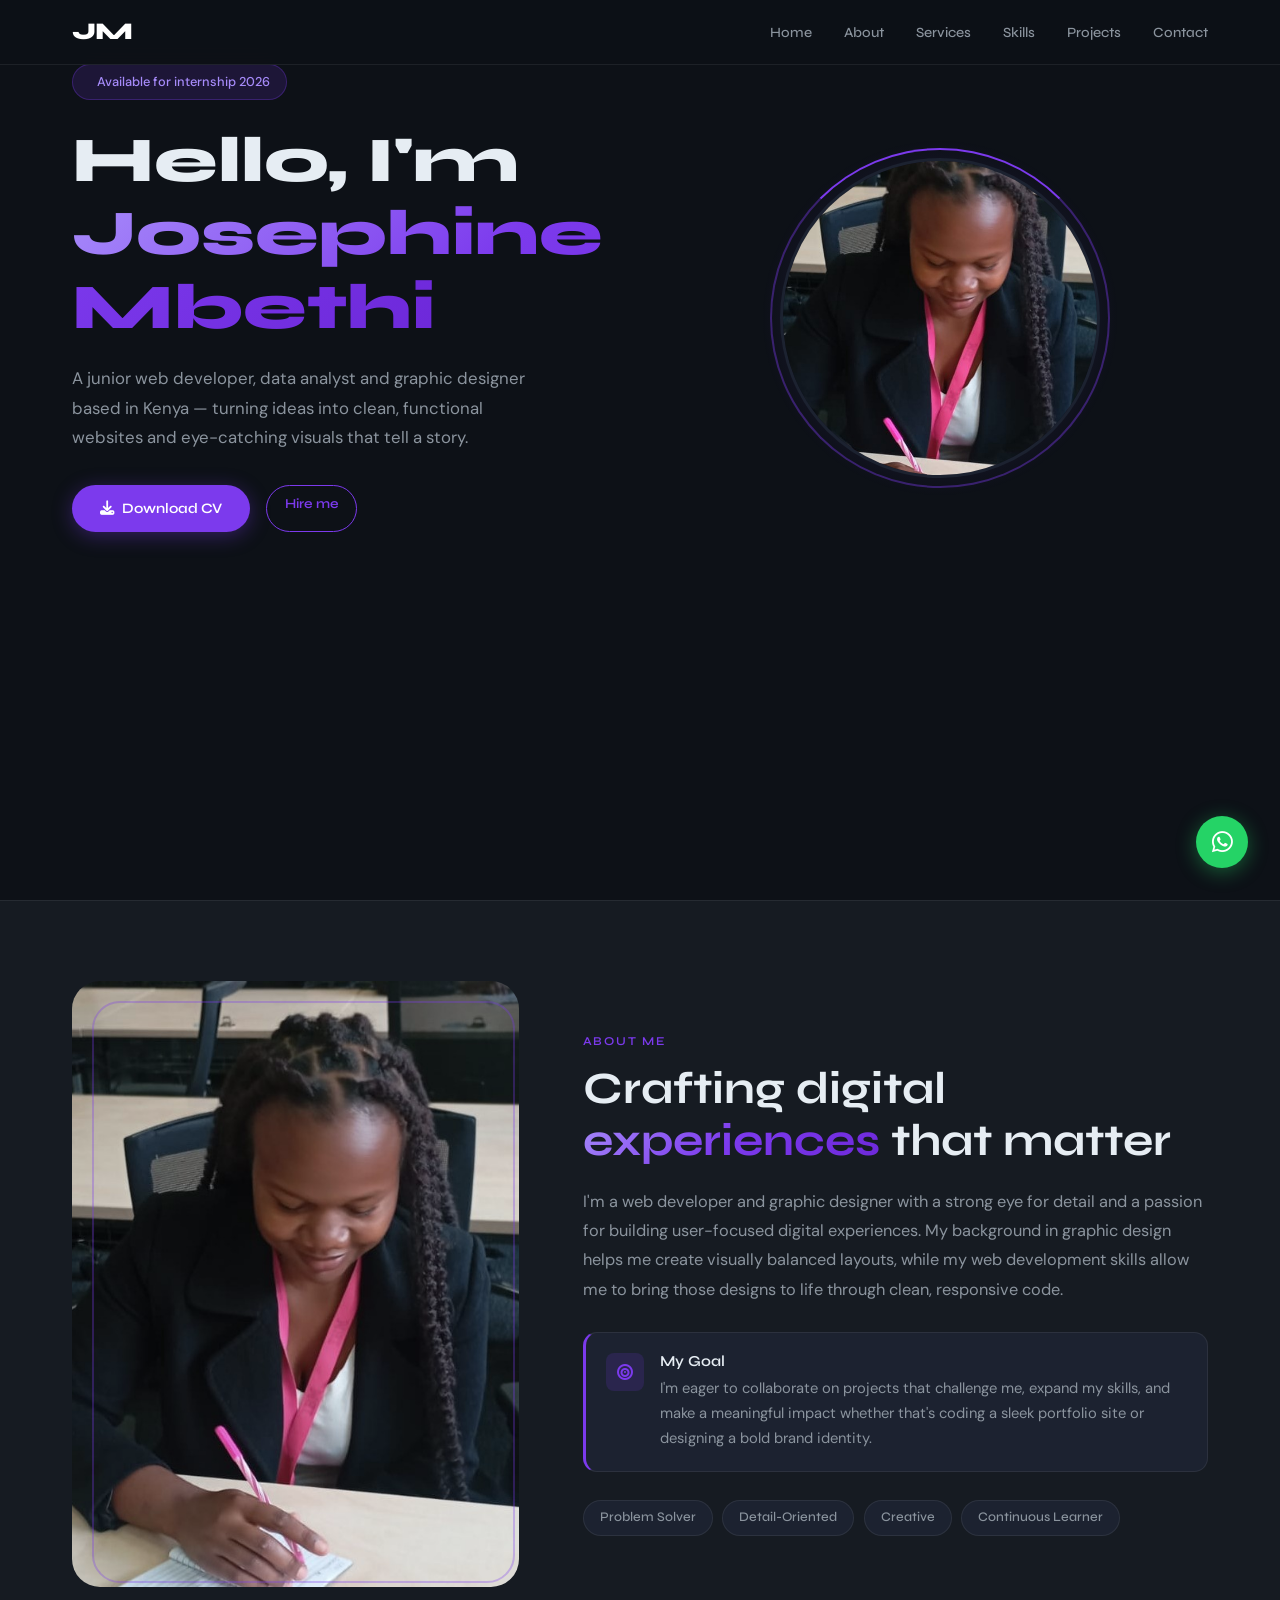
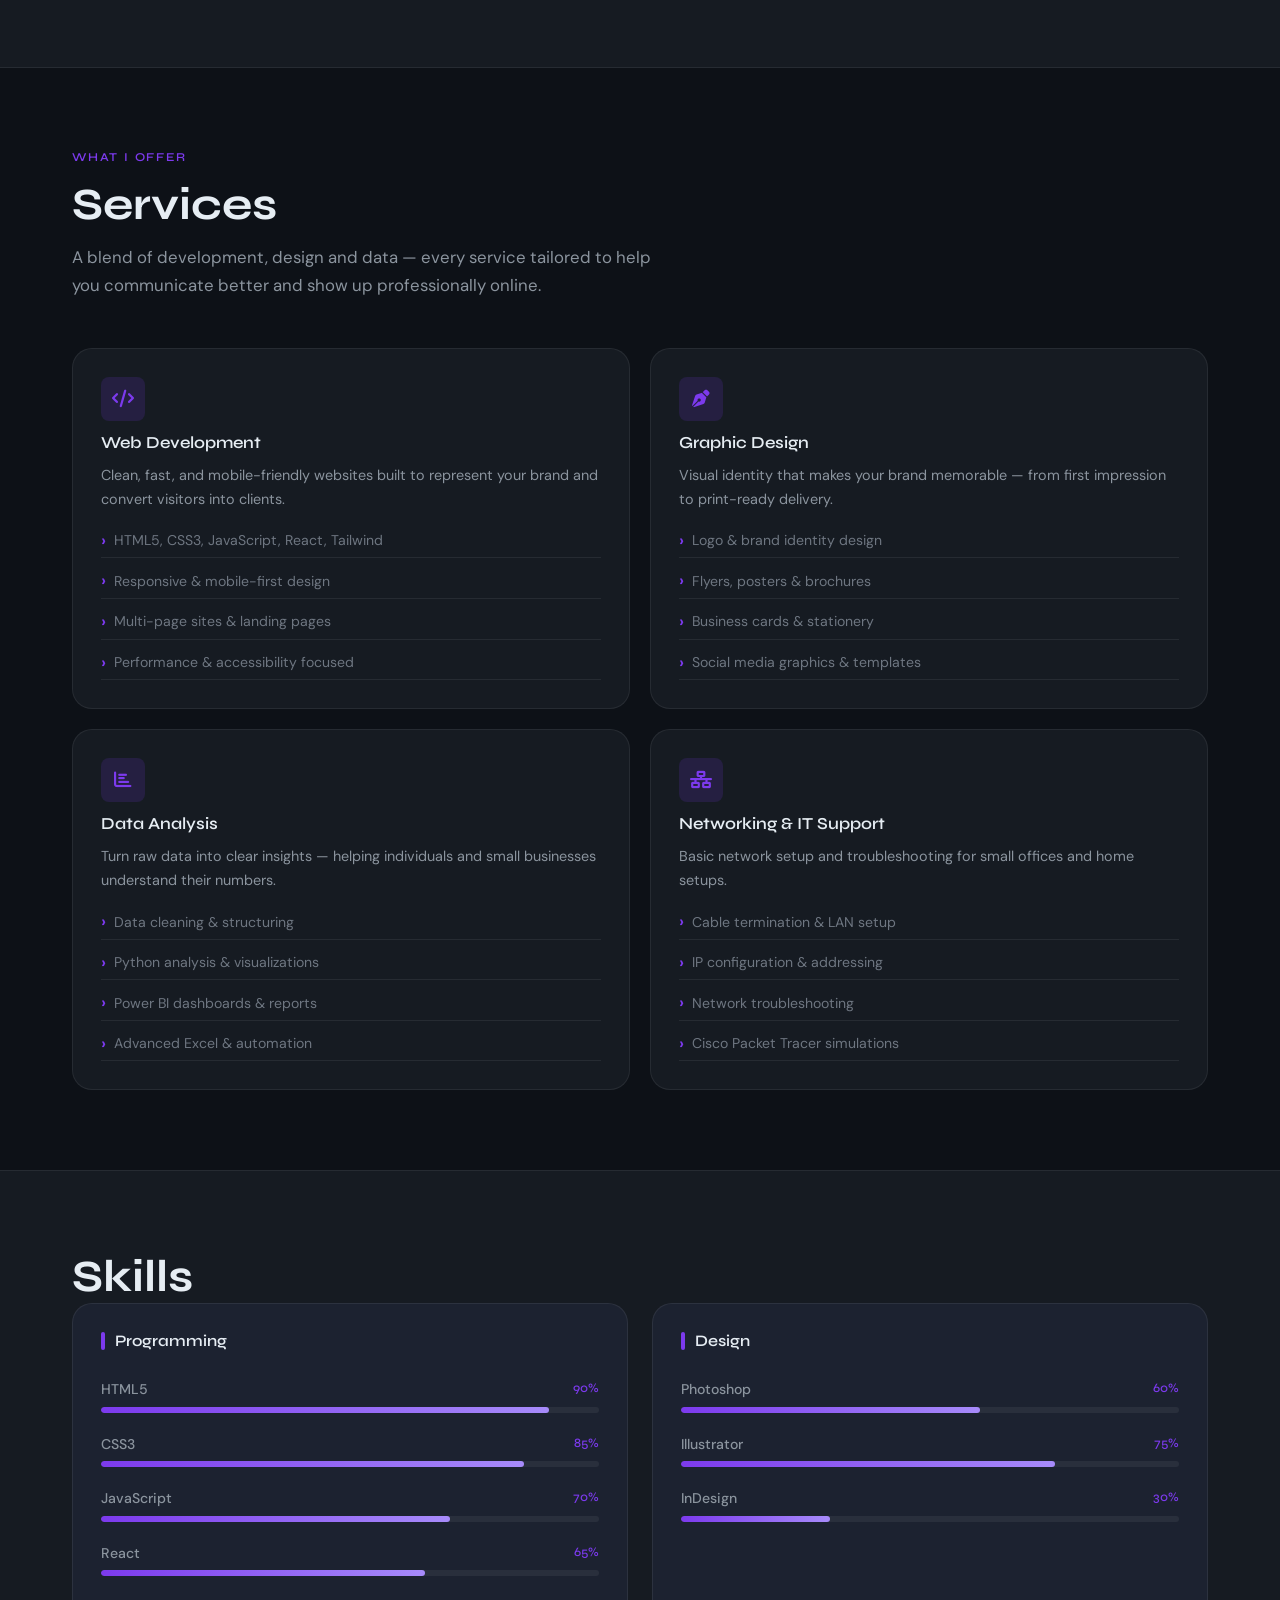
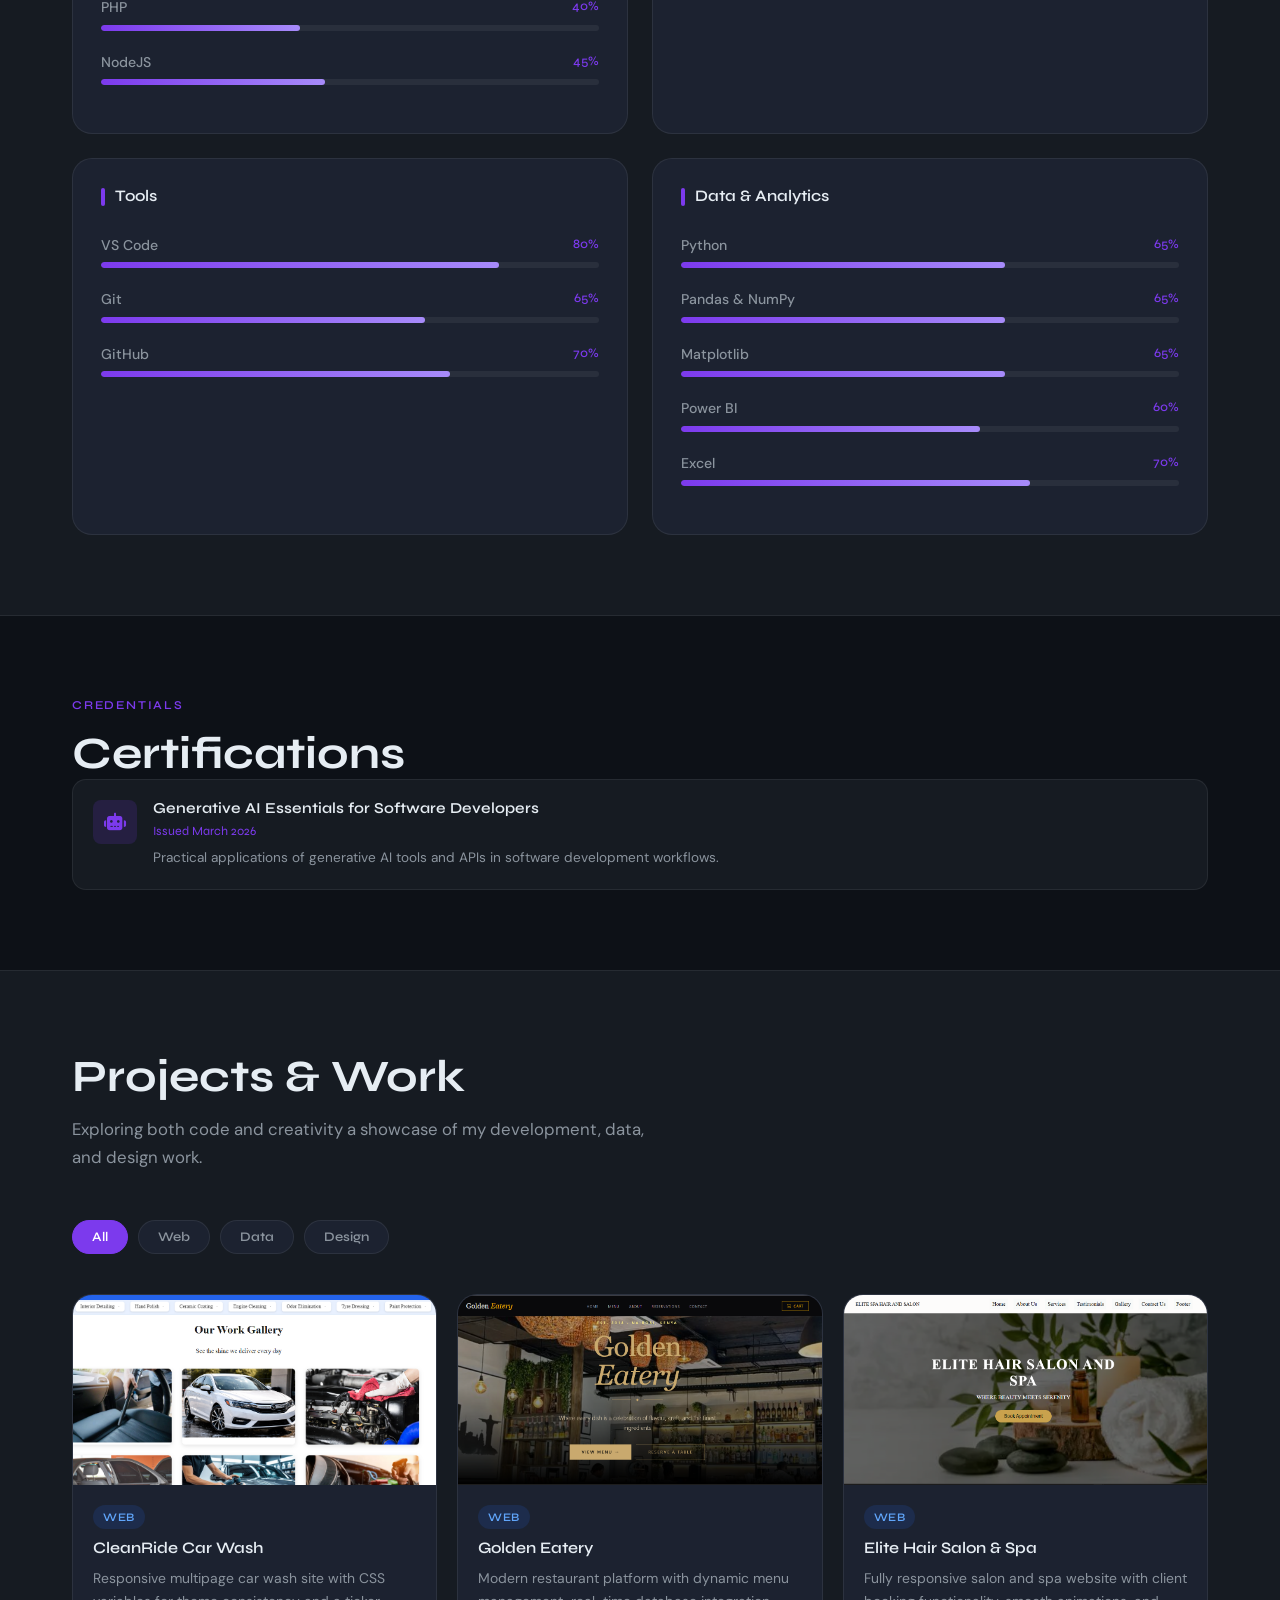
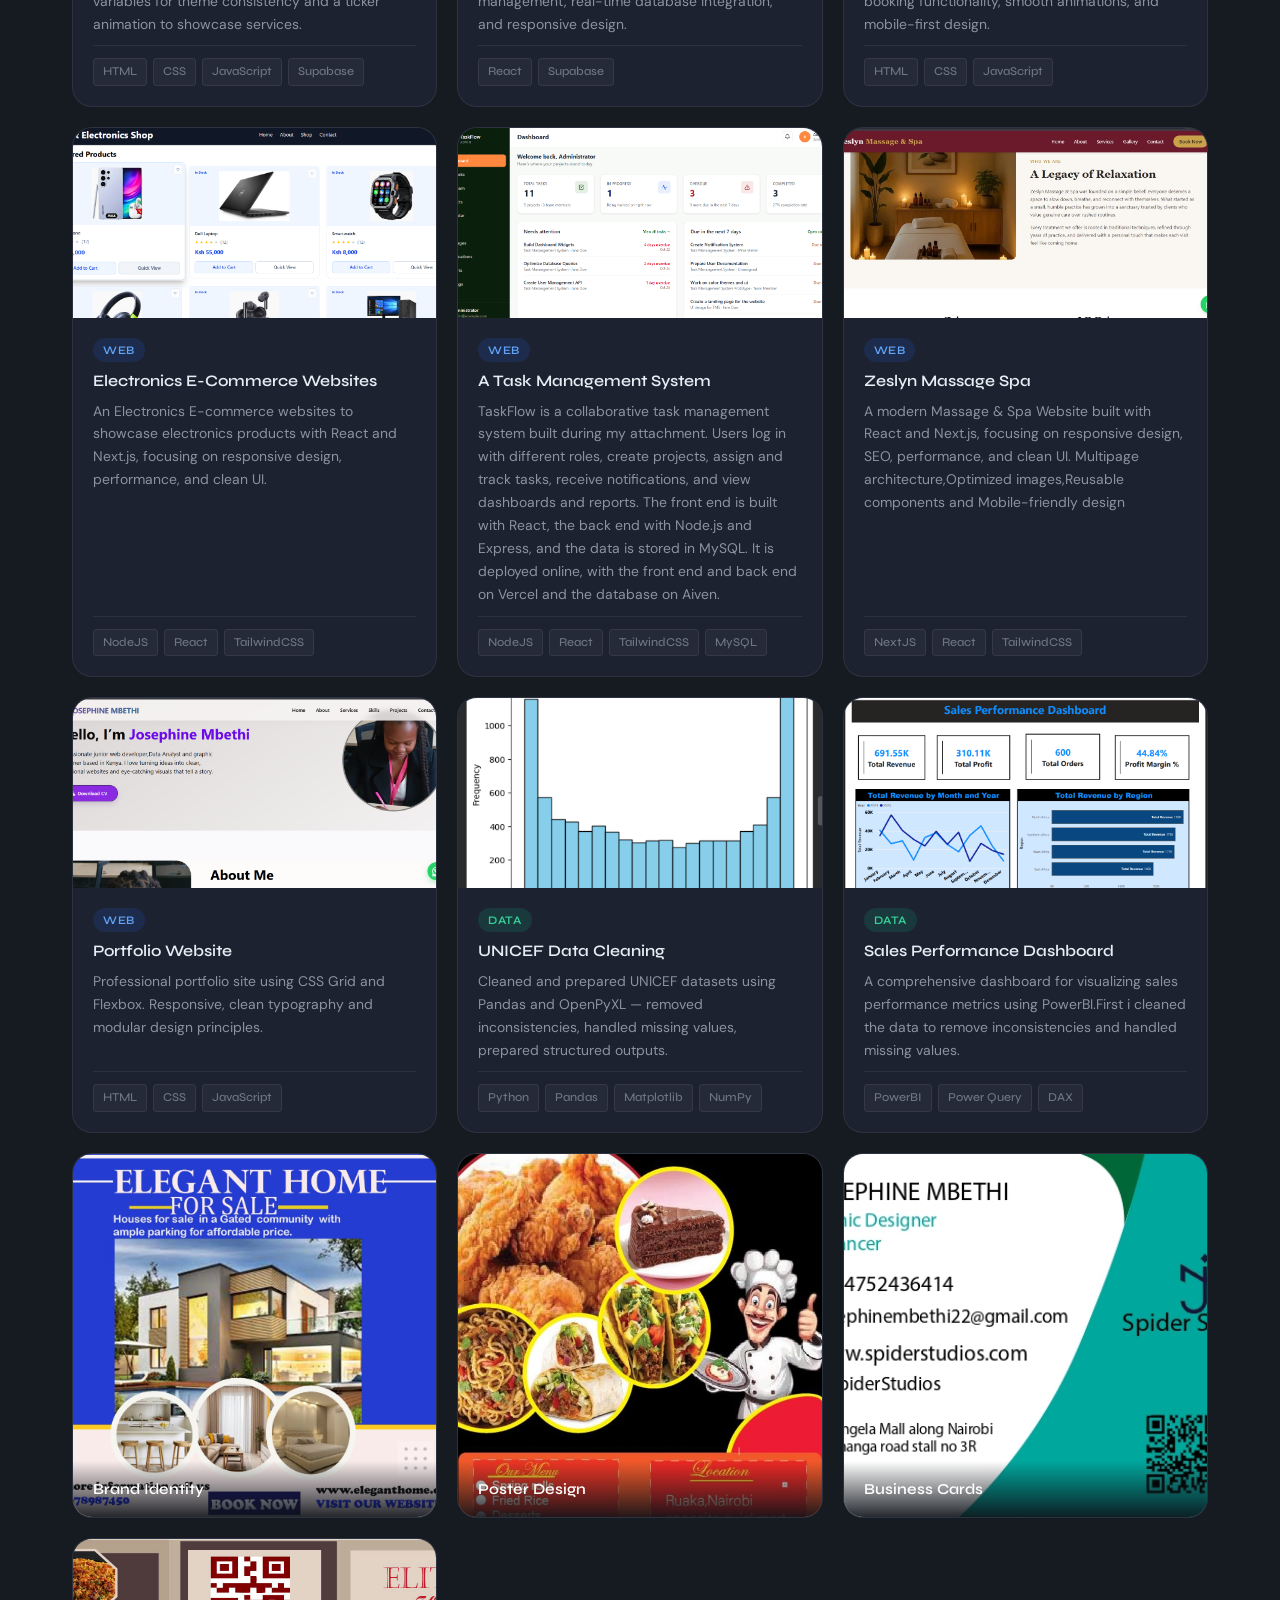
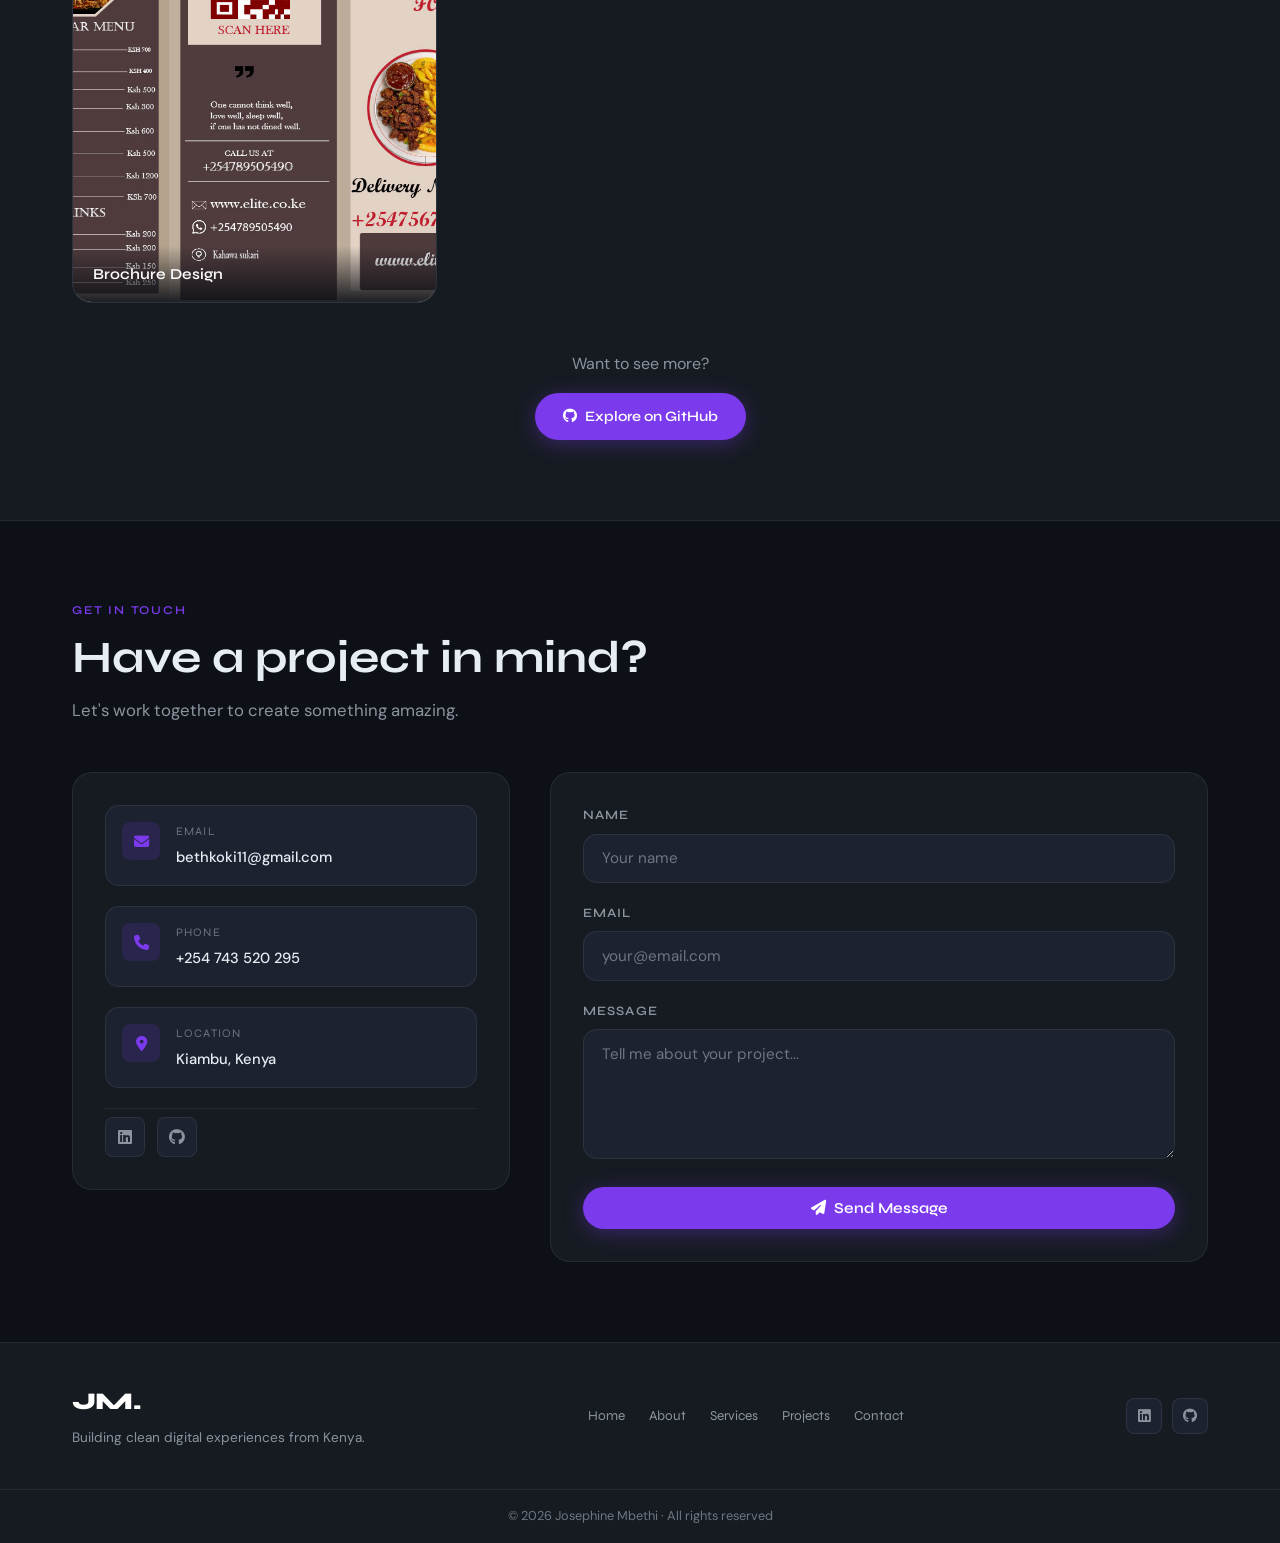
<file: index.html>
<!DOCTYPE html>
<html lang="en">
<head>
  <meta charset="UTF-8" />
  <meta name="viewport" content="width=device-width, initial-scale=1.0"/>
  <title>Josephine Mbethi</title>
  <link rel="preconnect" href="https://fonts.googleapis.com">
  <link rel="preconnect" href="https://fonts.gstatic.com" crossorigin>
  <link href="https://fonts.googleapis.com/css2?family=Syne:wght@400;500;600;700;800&family=DM+Sans:ital,wght@0,300;0,400;0,500;1,300&display=swap" rel="stylesheet">
  <link rel="stylesheet" href="https://cdnjs.cloudflare.com/ajax/libs/font-awesome/6.5.0/css/all.min.css">
  <link rel="stylesheet" href="styles.css">
</head>
<body>

<header id="site-header">
  <nav>
    <div class="logo">JM</div>
    <ul class="nav-links">
      <li><a href="#home">Home</a></li>
      <li><a href="#about">About</a></li>
      <li><a href="#services">Services</a></li>
      <li><a href="#skills">Skills</a></li>
      <li><a href="#projects">Projects</a></li>
      <li><a href="#contact">Contact</a></li>
    </ul>
    <button class="menu-toggle" aria-label="Toggle menu">
      <span></span>
      <span></span>
      <span></span>
    </button>
    </button>
  </nav>
</header>

<section id="home">
  <div class="hero-bg">
  <div class="hero-inner">
    <div class="hero-text">
      <div class="hero-badge">
        <span class="badge-dot"></span>
        Available for internship 2026
      </div>
      <h1>Hello, I'm<br><span class="gradient-text">Josephine Mbethi</span></h1>
      <p class="hero-desc">A junior web developer, data analyst and graphic designer based in Kenya — turning ideas into clean, functional websites and eye-catching visuals that tell a story.</p>
      <div class="hero-actions">
        <a href="CV_Josephine.pdf" download class="btn-primary">
          <i class="fas fa-download"></i> Download CV
        </a>
            <a href="#contact" class="nav-cta">Hire me</a>

      </div>
      
    </div>
    <div class="hero-image">
      <div class="img-frame">
        <img src="images/IMG-20251025-WA0026.jpg" alt="Josephine Mbethi" class="profile-img">
        <div class="img-ring"></div>
        <div class="img-glow"></div>
      </div>
         </div>
  </div>
</section>

<section id="about">
  <div class="section-inner">
    <div class="about-grid">
      <div class="about-img-col">
        <div class="about-img-wrap">
          <img src="images/IMG-20251025-WA0026.jpg" alt="Josephine Mbethi">
          <div class="about-img-border"></div>
        </div>
      </div>
      <div class="about-text-col">
        <p class="section-eyebrow">About me</p>
        <h2>Crafting digital <span class="gradient-text">experiences</span> that matter</h2>
        <p class="about-body">I'm a web developer and graphic designer with a strong eye for detail and a passion for building user-focused digital experiences. My background in graphic design helps me create visually balanced layouts, while my web development skills allow me to bring those designs to life through clean, responsive code.</p>
        <div class="about-goal">
          <div class="goal-icon"><i class="fas fa-bullseye"></i></div>
          <div>
            <h4>My Goal</h4>
            <p>I'm eager to collaborate on projects that challenge me, expand my skills, and make a meaningful impact  whether that's coding a sleek portfolio site or designing a bold brand identity.</p>
          </div>
        </div>
        <div class="about-tags">
          <span>Problem Solver</span>
          <span>Detail-Oriented</span>
          <span>Creative</span>
          <span>Continuous Learner</span>
        </div>
      </div>
    </div>
  </div>
</section>

<section id="services">
  <div class="section-inner">
    <p class="section-eyebrow">What I offer</p>
    <h2>Services</h2>
    <p class="section-sub">A blend of development, design and data — every service tailored to help you communicate better and show up professionally online.</p>
    <div class="services-grid">
      <div class="service-card">
        <div class="service-icon-wrap"><i class="fas fa-code"></i></div>
        <h4>Web Development</h4>
        <p>Clean, fast, and mobile-friendly websites built to represent your brand and convert visitors into clients.</p>
        <ul>
          <li>HTML5, CSS3, JavaScript, React, Tailwind</li>
          <li>Responsive &amp; mobile-first design</li>
          <li>Multi-page sites &amp; landing pages</li>
          <li>Performance &amp; accessibility focused</li>
        </ul>
      </div>
      <div class="service-card">
        <div class="service-icon-wrap"><i class="fas fa-pen-nib"></i></div>
        <h4>Graphic Design</h4>
        <p>Visual identity that makes your brand memorable — from first impression to print-ready delivery.</p>
        <ul>
          <li>Logo &amp; brand identity design</li>
          <li>Flyers, posters &amp; brochures</li>
          <li>Business cards &amp; stationery</li>
          <li>Social media graphics &amp; templates</li>
        </ul>
      </div>
      <div class="service-card">
        <div class="service-icon-wrap"><i class="fas fa-chart-bar"></i></div>
        <h4>Data Analysis</h4>
        <p>Turn raw data into clear insights — helping individuals and small businesses understand their numbers.</p>
        <ul>
          <li>Data cleaning &amp; structuring</li>
          <li>Python analysis &amp; visualizations</li>
          <li>Power BI dashboards &amp; reports</li>
          <li>Advanced Excel &amp; automation</li>
        </ul>
      </div>
      <div class="service-card">
        <div class="service-icon-wrap"><i class="fas fa-network-wired"></i></div>
        <h4>Networking &amp; IT Support</h4>
        <p>Basic network setup and troubleshooting for small offices and home setups.</p>
        <ul>
          <li>Cable termination &amp; LAN setup</li>
          <li>IP configuration &amp; addressing</li>
          <li>Network troubleshooting</li>
          <li>Cisco Packet Tracer simulations</li>
        </ul>
      </div>
    </div>
  </div>
</section>

<section id="skills">
  <div class="section-inner">
    <h2>Skills</h2>
    <div class="skills-grid">
      <div class="skills-col">
        <h3><span class="col-bar"></span>Programming</h3>
        <div class="skill"><div class="skill-head"><span>HTML5</span><span class="skill-pct">90%</span></div><div class="bar-track"><div class="bar-fill" data-skill-level="90%"></div></div></div>
        <div class="skill"><div class="skill-head"><span>CSS3</span><span class="skill-pct">85%</span></div><div class="bar-track"><div class="bar-fill" data-skill-level="85%"></div></div></div>
        <div class="skill"><div class="skill-head"><span>JavaScript</span><span class="skill-pct">70%</span></div><div class="bar-track"><div class="bar-fill" data-skill-level="70%"></div></div></div>
        <div class="skill"><div class="skill-head"><span>React</span><span class="skill-pct">65%</span></div><div class="bar-track"><div class="bar-fill" data-skill-level="65%"></div></div></div>
        <div class="skill"><div class="skill-head"><span>PHP </span><span class="skill-pct">40%</span></div><div class="bar-track"><div class="bar-fill" data-skill-level="40%"></div></div></div>
        <div class="skill"><div class="skill-head"><span>NodeJS </span><span class="skill-pct">45%</span></div><div class="bar-track"><div class="bar-fill" data-skill-level="45%"></div></div></div>

     
      </div>
      <div class="skills-col">
        <h3><span class="col-bar"></span>Design</h3>
        <div class="skill"><div class="skill-head"><span>Photoshop</span><span class="skill-pct">60%</span></div><div class="bar-track"><div class="bar-fill" data-skill-level="60%"></div></div></div>
        <div class="skill"><div class="skill-head"><span>Illustrator</span><span class="skill-pct">75%</span></div><div class="bar-track"><div class="bar-fill" data-skill-level="75%"></div></div></div>
        <div class="skill"><div class="skill-head"><span>InDesign</span><span class="skill-pct">30%</span></div><div class="bar-track"><div class="bar-fill" data-skill-level="30%"></div></div></div>
      </div>
      <div class="skills-col">
        <h3><span class="col-bar"></span>Tools</h3>
        <div class="skill"><div class="skill-head"><span>VS Code</span><span class="skill-pct">80%</span></div><div class="bar-track"><div class="bar-fill" data-skill-level="80%"></div></div></div>
        <div class="skill"><div class="skill-head"><span>Git</span><span class="skill-pct">65%</span></div><div class="bar-track"><div class="bar-fill" data-skill-level="65%"></div></div></div>
        <div class="skill"><div class="skill-head"><span>GitHub</span><span class="skill-pct">70%</span></div><div class="bar-track"><div class="bar-fill" data-skill-level="70%"></div></div></div>
      </div>
      <div class="skills-col">
        <h3><span class="col-bar"></span>Data &amp; Analytics</h3>
        <div class="skill"><div class="skill-head"><span>Python</span><span class="skill-pct">65%</span></div><div class="bar-track"><div class="bar-fill" data-skill-level="65%"></div></div></div>
        <div class="skill"><div class="skill-head"><span>Pandas &amp; NumPy</span><span class="skill-pct">65%</span></div><div class="bar-track"><div class="bar-fill" data-skill-level="65%"></div></div></div>
        <div class="skill"><div class="skill-head"><span>Matplotlib</span><span class="skill-pct">65%</span></div><div class="bar-track"><div class="bar-fill" data-skill-level="65%"></div></div></div>
        <div class="skill"><div class="skill-head"><span>Power BI</span><span class="skill-pct">60%</span></div><div class="bar-track"><div class="bar-fill" data-skill-level="60%"></div></div></div>
        <div class="skill"><div class="skill-head"><span>Excel</span><span class="skill-pct">70%</span></div><div class="bar-track"><div class="bar-fill" data-skill-level="70%"></div></div></div>
      </div>
    </div>
  </div>
</section>

<section id="certifications">
  <div class="section-inner">
    <p class="section-eyebrow">Credentials</p>
    <h2>Certifications</h2>
    <div class="cert-grid">
      <div class="cert-card">
        <div class="cert-icon"><i class="fas fa-robot"></i></div>
        <div class="cert-info">
          <h4>Generative AI Essentials for Software Developers</h4>
          <span class="cert-date">Issued March 2026</span>
          <p>Practical applications of generative AI tools and APIs in software development workflows.</p>
        </div>
      </div>
    </div>
  </div>
</section>

<section id="projects">
  <div class="section-inner">
    <h2>Projects & Work</h2>
    <p class="section-sub">Exploring both code and creativity a showcase of my development, data, and design work.</p>

    <div class="projects-filter">
      <button class="filter-btn active" data-filter="all">All</button>
      <button class="filter-btn" data-filter="web">Web</button>
      <button class="filter-btn" data-filter="data">Data</button>
      <button class="filter-btn" data-filter="design">Design</button>
    </div>

    <div class="projects-grid">

      <div class="project-card" data-category="web">
        <div class="project-img">
          <img src="images/carwash.png" alt="Carwash Website">
          <div class="project-overlay">
            <a href="https://cleanrideautospa.netlify.app/" target="_blank" class="overlay-btn"><i class="fas fa-external-link-alt"></i> Live Demo</a>
          </div>
        </div>
        <div class="project-body">
          <div class="project-top">
            <span class="project-cat web">Web</span>
          </div>
          <h4>CleanRide Car Wash</h4>
          <p>Responsive multipage car wash site with CSS variables for theme consistency and a ticker animation to showcase services.</p>
          <div class="tech-tags">
            <span>HTML</span><span>CSS</span><span>JavaScript</span><span>Supabase</span>
          </div>
        </div>
      </div>

      <div class="project-card" data-category="web">
        <div class="project-img">
          <img src="images/golden-eatery.png" alt="Golden Eatery">
          <div class="project-overlay">
            <a href="https://golden-eatery.netlify.app/" target="_blank" class="overlay-btn"><i class="fas fa-external-link-alt"></i> Live Demo</a>
          </div>
        </div>
        <div class="project-body">
          <div class="project-top">
            <span class="project-cat web">Web</span>
          </div>
          <h4>Golden Eatery</h4>
          <p>Modern restaurant platform with dynamic menu management, real-time database integration, and responsive design.</p>
          <div class="tech-tags">
            <span>React</span><span>Supabase</span>
          </div>
        </div>
      </div>

      <div class="project-card" data-category="web">
        <div class="project-img">
          <img src="images/elite.png" alt="Elite Hair Salon">
          <div class="project-overlay">
            <a href="https://elite-hair-spa-and-salon.vercel.app/" target="_blank" class="overlay-btn"><i class="fas fa-external-link-alt"></i> Live Demo</a>
          </div>
        </div>
        <div class="project-body">
          <div class="project-top">
            <span class="project-cat web">Web</span>
          </div>
          <h4>Elite Hair Salon &amp; Spa</h4>
          <p>Fully responsive salon and spa website with client booking functionality, smooth animations, and mobile-first design.</p>
          <div class="tech-tags">
            <span>HTML</span><span>CSS</span><span>JavaScript</span>
          </div>
        </div>
      </div>

  <div class="project-card" data-category="web">
        <div class="project-img">
          <img src="images/smartElectronics.png" alt="E-commerce website">
          <div class="project-overlay">
            <a href="https://e-commerce-website-sepia-chi.vercel.app/" target="_blank" class="overlay-btn"><i class="fas fa-external-link-alt"></i> Live Demo</a>
          </div>
        </div>
        <div class="project-body">
          <div class="project-top">
            <span class="project-cat web">Web</span>
          </div>
          <h4>Electronics E-Commerce Websites</h4>
          <p>An Electronics E-commerce websites to showcase electronics products  with React and Next.js, focusing on responsive design, performance, and clean UI.
            </p>
          <div class="tech-tags">
            <span>NodeJS</span><span>React</span><span>TailwindCSS</span>
          </div>
        </div>
      </div>

        <div class="project-card" data-category="web">
        <div class="project-img">
          <img src="images/tms.png" alt="E-commerce website">
          <div class="project-overlay">
            <a href="https://task-mgmt-system-1kc5.vercel.app/" target="_blank" class="overlay-btn"><i class="fas fa-external-link-alt"></i> Live Demo</a>
          </div>
        </div>
        <div class="project-body">
          <div class="project-top">
            <span class="project-cat web">Web</span>
          </div>
          <h4>A Task Management System</h4>
<p>TaskFlow is a collaborative task management system built during my attachment. Users log in with different roles, 
  create projects, assign and track tasks, receive notifications, and view dashboards and reports. 
  The front end is built with React, the back end with Node.js and Express, and the data is stored in MySQL. 
  It is deployed online, with the front end and back end on Vercel and the database on Aiven.

</p>          
          <div class="tech-tags">
            <span>NodeJS</span><span>React</span><span>TailwindCSS</span><span>MySQL</span>
          </div>
        </div>
      </div>
      
      <div class="project-card" data-category="web">
        <div class="project-img">
          <img src="images/zeslyn.jpeg" alt="Zeslyn Massage Spa">
          <div class="project-overlay">
            <a href="https://spa-website-js-7mws.vercel.app/" target="_blank" class="overlay-btn"><i class="fas fa-external-link-alt"></i> Live Demo</a>
          </div>
        </div>
        <div class="project-body">
          <div class="project-top">
            <span class="project-cat web">Web</span>
          </div>
          <h4>Zeslyn  Massage Spa</h4>
          <p>A modern Massage & Spa Website built with React and Next.js, focusing on responsive design, SEO, performance, and clean UI.
            Multipage architecture,Optimized images,Reusable components and Mobile-friendly design</p>
          <div class="tech-tags">
            <span>NextJS</span><span>React</span><span>TailwindCSS</span>
          </div>
        </div>
      </div>

      <div class="project-card" data-category="web">
        <div class="project-img">
          <img src="images/portfolio.png" alt="Portfolio Website">
          <div class="project-overlay">
            <a href="https://portfolio-website-nu-dusky-98.vercel.app/" target="_blank" class="overlay-btn"><i class="fas fa-external-link-alt"></i> Live Demo</a>
          </div>
        </div>
        <div class="project-body">
          <div class="project-top">
            <span class="project-cat web">Web</span>
          </div>
          <h4>Portfolio Website</h4>
          <p>Professional portfolio site using CSS Grid and Flexbox. Responsive, clean typography and modular design principles.</p>
          <div class="tech-tags">
            <span>HTML</span><span>CSS</span><span>JavaScript</span>
          </div>
        </div>
      </div>

      <div class="project-card" data-category="data">
        <div class="project-img">
          <img src="images/hist.png" alt="UNICEF Data Cleaning">
          <div class="project-overlay">
            <a href="#" target="_blank" class="overlay-btn"><i class="fab fa-github"></i> View Code</a>
          </div>
        </div>
        <div class="project-body">
          <div class="project-top">
            <span class="project-cat data">Data</span>
          </div>
          <h4>UNICEF Data Cleaning</h4>
          <p>Cleaned and prepared UNICEF datasets using Pandas and OpenPyXL — removed inconsistencies, handled missing values, prepared structured outputs.</p>
          <div class="tech-tags">
            <span>Python</span><span>Pandas</span><span>Matplotlib</span><span>NumPy</span>
          </div>
        </div>
      </div>
         <div class="project-card" data-category="data">
        <div class="project-img">
          <img src="images/Visualization1.png" alt="UNICEF Data Cleaning">
          <div class="project-overlay">
            <a href="DAX,Data modelling.pdf" target="_blank" class="overlay-btn"><i class="fab fa-github"></i> View Project</a>
          </div>
        </div>
        <div class="project-body">
          <div class="project-top">
            <span class="project-cat data">Data</span>
          </div>
          <h4>Sales Performance Dashboard</h4>
          <p>A comprehensive dashboard for visualizing sales performance metrics using PowerBI.First i cleaned the data to remove inconsistencies and handled missing values.</p>
          <div class="tech-tags">
            <span>PowerBI</span><span>Power Query</span><span>DAX</span>
          </div>
        </div>
      </div>

      <div class="project-card design-card" data-category="design">
        <div class="design-img-wrap">
          <img src="images/Elegant_Home.jpeg" alt="Brand Identity Design">
          <div class="design-name">Brand Identity</div>
        </div>
      </div>

      <div class="project-card design-card" data-category="design">
        <div class="design-img-wrap">
          <img src="images/eatery-poster.jpeg" alt="Poster Design">
          <div class="design-name">Poster Design</div>
        </div>
      </div>

      <div class="project-card design-card" data-category="design">
        <div class="design-img-wrap">
          <img src="images/business_card.jpeg" alt="Business Cards">
          <div class="design-name">Business Cards</div>
        </div>
      </div>

      <div class="project-card design-card" data-category="design">
        <div class="design-img-wrap">
          <img src="images/Tri-Fold foodBronchure.jpg" alt="Brochure Design">
          <div class="design-name">Brochure Design</div>
        </div>
      </div>

    </div>

    <div class="projects-cta">
      <p>Want to see more?</p>
      <a href="https://github.com/Josephinembethi" target="_blank" class="btn-primary">
        <i class="fab fa-github"></i> Explore on GitHub
      </a>
    </div>
  </div>
</section>

<section id="contact">
  <div class="section-inner">
    <p class="section-eyebrow">Get in touch</p>
    <h2>Have a project in mind?</h2>
    <p class="section-sub">Let's work together to create something amazing.</p>
    <div class="contact-grid">
      <div class="contact-info">
        <div class="info-item">
          <div class="info-icon"><i class="fas fa-envelope"></i></div>
          <div>
            <span class="info-label">Email</span>
            <a href="mailto:bethkoki11@gmail.com" class="info-val">bethkoki11@gmail.com</a>
          </div>
        </div>
        <div class="info-item">
          <div class="info-icon"><i class="fas fa-phone"></i></div>
          <div>
            <span class="info-label">Phone</span>
            <a href="tel:+254743520295" class="info-val">+254 743 520 295</a>
          </div>
        </div>
        <div class="info-item">
          <div class="info-icon"><i class="fas fa-map-marker-alt"></i></div>
          <div>
            <span class="info-label">Location</span>
            <span class="info-val">Kiambu, Kenya</span>
          </div>
        </div>
        <div class="contact-socials">
          <a href="https://www.linkedin.com/in/josephine-mbethi-5549062a0/" target="_blank"><i class="fab fa-linkedin"></i></a>
          <a href="https://github.com/Josephinembethi" target="_blank"><i class="fab fa-github"></i></a>
        </div>
      </div>
      <div class="contact-form-wrap">
        <div id="form-success" style="display:none;">
          <div class="success-icon"><i class="fas fa-check-circle"></i></div>
          <h4>Message sent!</h4>
          <p>Thanks for reaching out. I'll get back to you Shortly.</p>
        </div>
        <form id="contact-form" action="https://formspree.io/f/mwvzlgja" method="POST">
          <div class="form-group">
            <label for="name">Name</label>
            <input type="text" id="name" name="name" placeholder="Your name" required />
          </div>
          <div class="form-group">
            <label for="email">Email</label>
            <input type="email" id="email" name="email" placeholder="your@email.com" required />
          </div>
          <div class="form-group">
            <label for="message">Message</label>
            <textarea id="message" name="message" placeholder="Tell me about your project..." required></textarea>
          </div>
          <button type="submit" class="btn-primary submit-btn">
            <i class="fas fa-paper-plane"></i> Send Message
          </button>
        </form>
      </div>
    </div>
  </div>
</section>

<!-- ── FOOTER ── -->
<footer>
  <div class="footer-inner">
    <div class="footer-left">
      <div class="logo">JM<span class="logo-dot">.</span></div>
      <p>Building clean digital experiences from Kenya.</p>
    </div>
    <div class="footer-links">
      <a href="#home">Home</a>
      <a href="#about">About</a>
      <a href="#services">Services</a>
      <a href="#projects">Projects</a>
      <a href="#contact">Contact</a>
    </div>
    <div class="footer-socials">
      <a href="https://www.linkedin.com/in/josephine-mbethi-5549062a0/" target="_blank"><i class="fab fa-linkedin"></i></a>
      <a href="https://github.com/Josephinembethi" target="_blank"><i class="fab fa-github"></i></a>
    </div>
  </div>
  <div class="footer-bottom">
    <p>© 2026 Josephine Mbethi · All rights reserved</p>
  </div>
</footer>

<!-- WhatsApp -->
<a href="https://wa.me/254743520295" target="_blank" class="whatsapp-btn" aria-label="Chat on WhatsApp">
  <i class="fab fa-whatsapp"></i>
</a>

<script src="script.js"></script>
</body>
</html>
</file>
<file: styles.css>
@import url('https://fonts.googleapis.com/css2?family=Syne:wght@400;500;600;700;800&family=DM+Sans:ital,wght@0,300;0,400;0,500;1,300&display=swap');

/* ── TOKENS ── */
:root {
  --bg:         #0d1117;
  --bg-2:       #161b22;
  --bg-3:       #1c2230;
  --border:     rgba(255,255,255,0.07);
  --purple:     #7c3aed;
  --purple-dim: rgba(124,58,237,0.15);
  --purple-glow:rgba(124,58,237,0.35);
  --text:       #e6edf3;
  --text-muted: #8b949e;
  --text-dim:   #6e7681;
  --white:      #ffffff;
  --radius-sm:  8px;
  --radius-md:  14px;
  --radius-lg:  20px;
  --radius-xl:  28px;
  --transition: 0.25s ease;
  --font-head:  'Syne', sans-serif;
  --font-body:  'DM Sans', sans-serif;
}

*, *::before, *::after {
  box-sizing: border-box;
  margin: 0;
  padding: 0;
}

html { scroll-behavior: smooth; }

body {
  background: var(--bg);
  color: var(--text);
  font-family: var(--font-body);
  font-size: 16px;
  line-height: 1.6;
  overflow-x: hidden;
}

img { max-width: 100%; display: block; }
a { text-decoration: none; }
ul { list-style: none; }

h1, h2, h3, h4 { font-family: var(--font-head); line-height: 1.15; }
h1 { font-size: clamp(2.4rem, 5vw, 4rem); font-weight: 800; }
h2 { font-size: clamp(1.8rem, 3.5vw, 2.8rem); font-weight: 700; }
h3 { font-size: 1.3rem; font-weight: 600; }
h4 { font-size: 1.1rem; font-weight: 600; }

.gradient-text {
  background: linear-gradient(135deg, #a78bfa 0%, #7c3aed 50%, #6d28d9 100%);
  -webkit-background-clip: text;
  -webkit-text-fill-color: transparent;
  background-clip: text;
}

.section-inner {
  max-width: 1200px;
  margin: 0 auto;
  padding: 5rem 2rem;
}

.section-eyebrow {
  font-family: var(--font-head);
  font-size: 0.75rem;
  font-weight: 600;
  letter-spacing: 0.15em;
  text-transform: uppercase;
  color: var(--purple);
  margin-bottom: 0.75rem;
}

.section-sub {
  font-size: 1.05rem;
  color: var(--text-muted);
  max-width: 600px;
  margin-top: 0.75rem;
  margin-bottom: 3rem;
  line-height: 1.7;
}

.btn-primary {
  display: inline-flex;
  align-items: center;
  gap: 8px;
  background: var(--purple);
  color: #fff;
  padding: 0.75rem 1.75rem;
  border-radius: 50px;
  font-family: var(--font-head);
  font-weight: 600;
  font-size: 0.9rem;
  transition: var(--transition);
  border: none;
  cursor: pointer;
  box-shadow: 0 4px 20px var(--purple-glow);
}
.btn-primary:hover {
  background: #6d28d9;
  transform: translateY(-2px);
  box-shadow: 0 8px 28px var(--purple-glow);
}


#site-header {
  position: fixed;
  top: 0;
  left: 0;
  right: 0;
  z-index: 999;
  background: rgba(13,17,23,0.85);
  backdrop-filter: blur(12px);
  border-bottom: 1px solid var(--border);
  transition: var(--transition);
}

nav {
  max-width: 1200px;
  margin: 0 auto;
  padding: 0 2rem;
  height: 64px;
  display: flex;
  align-items: center;
  justify-content: space-between;
  gap: 2rem;
}

.logo {
  font-family: var(--font-head);
  font-size: 1.5rem;
  font-weight: 800;
  color: var(--white);
  letter-spacing: -0.03em;
}

.nav-links {
  display: flex;
  align-items: center;
  gap: 2rem;
}
.nav-links a {
  font-family: var(--font-head);
  font-size: 0.88rem;
  font-weight: 500;
  color: var(--text-muted);
  transition: var(--transition);
  position: relative;
}
.nav-links a::after {
  content: '';
  position: absolute;
  bottom: -4px;
  left: 0;
  width: 0;
  height: 2px;
  background: var(--purple);
  transition: width var(--transition);
}
.nav-links a:hover { color: var(--text); }
.nav-links a:hover::after { width: 100%; }

.nav-cta {
  font-family: var(--font-head);
  font-size: 0.85rem;
  font-weight: 600;
  color: var(--purple);
  border: 1px solid var(--purple);
  padding: 0.45rem 1.1rem;
  border-radius: 50px;
  transition: var(--transition);
}
.nav-cta:hover {
  background: var(--purple);
  color: #fff;
}

.menu-toggle {
  display: none;
  background: none;
  border: none;
  cursor: pointer;
  padding: 8px;
  flex-direction: column;
  gap: 5px;
}
.menu-toggle span {
  display: block;
  width: 24px;
  height: 2px;
  background: var(--purple);
  border-radius: 2px;
  transition: all 0.3s ease;
}
.menu-toggle.active span:nth-child(1) { transform: rotate(45deg) translate(5px, 5px); }
.menu-toggle.active span:nth-child(2) { opacity: 0; }
.menu-toggle.active span:nth-child(3) { transform: rotate(-45deg) translate(5px, -5px); }

/* ── HERO ── */
#home {
  position: relative;
  min-height: 100vh;
  display: flex;
  align-items: center;
  overflow: hidden;
  padding-top: 64px;
}

.hero-bg {
  position: absolute;
  inset: 0;
  pointer-events: none;
  overflow: hidden;
}


.hero-inner {
  max-width: 1200px;
  margin: 0 auto;
  padding: 4rem 2rem;
  display: grid;
  grid-template-columns: 1fr 1fr;
  align-items: center;
  gap: 4rem;
  position: relative;
  z-index: 1;
  width: 100%;
}

.hero-badge {
  display: inline-flex;
  align-items: center;
  gap: 8px;
  background: var(--purple-dim);
  border: 1px solid rgba(124,58,237,0.3);
  color: #a78bfa;
  padding: 0.4rem 1rem;
  border-radius: 50px;
  font-size: 0.8rem;
  font-weight: 500;
  margin-bottom: 1.5rem;
  animation: fade-up 0.6s ease both;
}


.hero-text h1 {
  animation: fade-up 0.7s 0.1s ease both;
  margin-bottom: 1.25rem;
}

.hero-desc {
  font-size: 1.05rem;
  color: var(--text-muted);
  max-width: 480px;
  line-height: 1.75;
  animation: fade-up 0.7s 0.2s ease both;
  margin-bottom: 2rem;
}

.hero-actions {
  display: flex;
  gap: 1rem;
  flex-wrap: wrap;
  animation: fade-up 0.7s 0.3s ease both;
  margin-bottom: 2.5rem;
}

.hero-image {
  position: relative;
  display: flex;
  justify-content: center;
  animation: fade-up 0.8s 0.2s ease both;
}
.img-frame {
  position: relative;
  width: 320px;
  height: 320px;
}
.profile-img {
  width: 100%;
  height: 100%;
  object-fit: cover;
  border-radius: 50%;
  position: relative;
  z-index: 2;
  border: 3px solid var(--bg-3);
}
.img-ring {
  position: absolute;
  inset: -10px;
  border-radius: 50%;
  border: 2px solid rgba(124,58,237,0.4);
  animation: spin 12s linear infinite;
  border-top-color: var(--purple);
  z-index: 1;
}
.img-glow {
  position: absolute;
  inset: -20px;
  border-radius: 50%;
  background: radial-gradient(circle, var(--purple-glow) 0%, transparent 70%);
  z-index: 0;
}
@keyframes spin { to { transform: rotate(360deg); } }



@keyframes fade-up {
  from { opacity: 0; transform: translateY(20px); }
  to { opacity: 1; transform: translateY(0); }
}

#about {
  background: var(--bg-2);
  border-top: 1px solid var(--border);
  border-bottom: 1px solid var(--border);
}

.about-grid {
  display: grid;
  grid-template-columns: 1fr 1.4fr;
  gap: 4rem;
  align-items: center;
}

.about-img-wrap {
  position: relative;
}
.about-img-wrap img {
  width: 100%;
  border-radius: var(--radius-xl);
  filter: grayscale(20%);
  transition: filter 0.4s ease;
}
.about-img-wrap:hover img { filter: grayscale(0%); }
.about-img-border {
  position: absolute;
  inset: 12px;
  border: 2px solid var(--purple);
  border-radius: var(--radius-xl);
  opacity: 0.3;
  pointer-events: none;
  transform: translate(8px, 8px);
}

.about-text-col h2 { margin-bottom: 1.25rem; }

.about-body {
  color: var(--text-muted);
  line-height: 1.8;
  margin-bottom: 1.75rem;
  font-size: 1.02rem;
}

.about-goal {
  display: flex;
  gap: 1rem;
  background: var(--bg-3);
  border: 1px solid var(--border);
  border-left: 3px solid var(--purple);
  padding: 1.25rem;
  border-radius: var(--radius-md);
  margin-bottom: 1.75rem;
}
.goal-icon {
  width: 38px;
  height: 38px;
  background: var(--purple-dim);
  border-radius: var(--radius-sm);
  display: flex;
  align-items: center;
  justify-content: center;
  color: var(--purple);
  flex-shrink: 0;
  font-size: 1rem;
}
.about-goal h4 {
  color: var(--text);
  margin-bottom: 0.35rem;
  font-size: 0.95rem;
}
.about-goal p {
  color: var(--text-muted);
  font-size: 0.92rem;
  line-height: 1.7;
}

.about-tags {
  display: flex;
  flex-wrap: wrap;
  gap: 0.6rem;
}
.about-tags span {
  background: var(--bg-3);
  border: 1px solid var(--border);
  color: var(--text-muted);
  padding: 0.4rem 1rem;
  border-radius: 50px;
  font-size: 0.82rem;
  font-weight: 500;
  font-family: var(--font-head);
  transition: var(--transition);
}
.about-tags span:hover {
  border-color: var(--purple);
  color: var(--purple);
}

/* ── SERVICES ── */
#services { background: var(--bg); }

.services-grid {
  display: grid;
  grid-template-columns: repeat(2, 1fr);
  gap: 1.25rem;
}

.service-card {
  background: var(--bg-2);
  border: 1px solid var(--border);
  border-radius: var(--radius-lg);
  padding: 1.75rem;
  transition: var(--transition);
  display: flex;
  flex-direction: column;
  gap: 0.75rem;
  position: relative;
  overflow: hidden;
}
.service-card::before {
  content: '';
  position: absolute;
  top: 0; left: 0; right: 0;
  height: 2px;
  background: linear-gradient(90deg, var(--purple), transparent);
  opacity: 0;
  transition: var(--transition);
}
.service-card:hover {
  border-color: rgba(124,58,237,0.3);
  transform: translateY(-4px);
  box-shadow: 0 12px 32px rgba(0,0,0,0.3);
}
.service-card:hover::before { opacity: 1; }

.service-icon-wrap {
  width: 44px;
  height: 44px;
  background: var(--purple-dim);
  border-radius: var(--radius-sm);
  display: flex;
  align-items: center;
  justify-content: center;
  color: var(--purple);
  font-size: 1.1rem;
}

.service-card h4 {
  color: var(--text);
  font-size: 1.05rem;
}

.service-card p {
  color: var(--text-muted);
  font-size: 0.9rem;
  line-height: 1.65;
}

.service-card ul {
  display: flex;
  flex-direction: column;
  gap: 6px;
  flex: 1;
}
.service-card ul li {
  font-size: 0.88rem;
  color: var(--text-dim);
  padding: 4px 0;
  border-bottom: 1px solid var(--border);
  display: flex;
  align-items: center;
  gap: 8px;
}
.service-card ul li::before {
  content: "›";
  color: var(--purple);
  font-weight: 700;
  font-size: 1rem;
}

.service-link {
  font-family: var(--font-head);
  font-size: 0.82rem;
  font-weight: 600;
  color: var(--purple);
  display: flex;
  align-items: center;
  gap: 5px;
  margin-top: auto;
  padding-top: 0.75rem;
  border-top: 1px solid var(--border);
  transition: gap var(--transition);
}
.service-link:hover { gap: 10px; }

/* ── SKILLS ── */
#skills {
  background: var(--bg-2);
  border-top: 1px solid var(--border);
  border-bottom: 1px solid var(--border);
}

.skills-grid {
  display: grid;
  grid-template-columns: repeat(2, 1fr);
  gap: 1.5rem;
}

.skills-col {
  background: var(--bg-3);
  border: 1px solid var(--border);
  border-radius: var(--radius-lg);
  padding: 1.75rem;
}

.skills-col h3 {
  display: flex;
  align-items: center;
  gap: 10px;
  color: var(--text);
  margin-bottom: 1.75rem;
  font-size: 1rem;
}
.col-bar {
  display: inline-block;
  width: 4px;
  height: 18px;
  background: var(--purple);
  border-radius: 2px;
  flex-shrink: 0;
}
.skills-col h3 small {
  font-size: 0.75rem;
  color: var(--text-muted);
  font-weight: 400;
}

.skill { margin-bottom: 1.25rem; }
.skill-head {
  display: flex;
  justify-content: space-between;
  margin-bottom: 6px;
}
.skill-head span {
  font-size: 0.88rem;
  color: var(--text-muted);
  font-weight: 500;
}
.skill-pct {
  color: var(--purple) !important;
  font-family: var(--font-head);
  font-size: 0.8rem !important;
}

.bar-track {
  height: 6px;
  background: rgba(255,255,255,0.06);
  border-radius: 10px;
  overflow: hidden;
}
.bar-fill {
  height: 100%;
  width: 0%;
  background: linear-gradient(90deg, #7c3aed, #a78bfa);
  border-radius: 10px;
  transition: width 1.2s cubic-bezier(0.4, 0, 0.2, 1);
}

/* ── CERTIFICATIONS ── */
#certifications { background: var(--bg); }

.cert-grid {
  display: grid;
  grid-template-columns: repeat(auto-fit, minmax(300px, 1fr));
  gap: 1.25rem;
}

.cert-card {
  display: flex;
  gap: 1rem;
  background: var(--bg-2);
  border: 1px solid var(--border);
  border-radius: var(--radius-md);
  padding: 1.25rem;
  transition: var(--transition);
}
.cert-card:hover {
  border-color: rgba(124,58,237,0.3);
  transform: translateY(-3px);
}

.cert-icon {
  width: 44px;
  height: 44px;
  background: var(--purple-dim);
  border-radius: var(--radius-sm);
  display: flex;
  align-items: center;
  justify-content: center;
  color: var(--purple);
  font-size: 1.1rem;
  flex-shrink: 0;
}

.cert-info h4 {
  font-size: 0.95rem;
  color: var(--text);
  margin-bottom: 4px;
}
.cert-date {
  font-size: 0.78rem;
  color: var(--purple);
  display: block;
  margin-bottom: 6px;
  font-family: var(--font-head);
}
.cert-info p {
  font-size: 0.85rem;
  color: var(--text-muted);
  line-height: 1.6;
}

/* ── PROJECTS ── */
#projects {
  background: var(--bg-2);
  border-top: 1px solid var(--border);
  border-bottom: 1px solid var(--border);
}

.projects-filter {
  display: flex;
  gap: 0.6rem;
  flex-wrap: wrap;
  margin-bottom: 2.5rem;
}

.filter-btn {
  font-family: var(--font-head);
  font-size: 0.82rem;
  font-weight: 600;
  color: var(--text-muted);
  background: var(--bg-3);
  border: 1px solid var(--border);
  padding: 0.5rem 1.2rem;
  border-radius: 50px;
  cursor: pointer;
  transition: var(--transition);
}
.filter-btn:hover { color: var(--text); border-color: var(--purple); }
.filter-btn.active {
  background: var(--purple);
  color: #fff;
  border-color: var(--purple);
}

.projects-grid {
  display: grid;
  grid-template-columns: repeat(auto-fill, minmax(300px, 1fr));
  gap: 1.25rem;
}

.project-card {
  background: var(--bg-3);
  border: 1px solid var(--border);
  border-radius: var(--radius-lg);
  overflow: hidden;
  transition: all 0.3s ease;
  display: flex;
  flex-direction: column;
}
.project-card:hover {
  border-color: rgba(124,58,237,0.3);
  transform: translateY(-5px);
  box-shadow: 0 16px 40px rgba(0,0,0,0.4);
}
.project-card.hidden { display: none; }

.project-img {
  position: relative;
  height: 190px;
  overflow: hidden;
}
.project-img img {
  width: 100%;
  height: 100%;
  object-fit: cover;
  transition: transform 0.5s ease;
}
.project-card:hover .project-img img { transform: scale(1.06); }

.project-overlay {
  position: absolute;
  inset: 0;
  background: rgba(13,17,23,0.85);
  display: flex;
  align-items: center;
  justify-content: center;
  opacity: 0;
  transition: opacity 0.3s ease;
}
.project-card:hover .project-overlay { opacity: 1; }
.overlay-btn {
  font-family: var(--font-head);
  font-size: 0.85rem;
  font-weight: 600;
  color: #fff;
  background: var(--purple);
  padding: 0.6rem 1.4rem;
  border-radius: 50px;
  display: flex;
  align-items: center;
  gap: 6px;
  transition: var(--transition);
}
.overlay-btn:hover { background: #6d28d9; }

.project-body {
  padding: 1.25rem;
  flex: 1;
  display: flex;
  flex-direction: column;
  gap: 0.6rem;
}

.project-top { display: flex; align-items: center; justify-content: space-between; }

.project-cat {
  font-family: var(--font-head);
  font-size: 0.72rem;
  font-weight: 600;
  padding: 3px 10px;
  border-radius: 50px;
  text-transform: uppercase;
  letter-spacing: 0.05em;
}
.project-cat.web { background: rgba(37,99,235,0.15); color: #60a5fa; }
.project-cat.data { background: rgba(16,185,129,0.15); color: #34d399; }
.project-cat.design { background: rgba(245,158,11,0.15); color: #fbbf24; }

.project-body h4 {
  color: var(--text);
  font-size: 1rem;
}
.project-body p {
  color: var(--text-muted);
  font-size: 0.87rem;
  line-height: 1.65;
  flex: 1;
}

.tech-tags {
  display: flex;
  flex-wrap: wrap;
  gap: 6px;
  margin-top: auto;
  padding-top: 0.75rem;
  border-top: 1px solid var(--border);
}
.tech-tags span {
  font-size: 0.75rem;
  font-weight: 500;
  font-family: var(--font-head);
  color: var(--text-dim);
  background: rgba(255,255,255,0.04);
  border: 1px solid var(--border);
  padding: 3px 9px;
  border-radius: 4px;
}

/* Design cards — image + name only */
.design-card {
  aspect-ratio: 1;
}
.design-img-wrap {
  position: relative;
  width: 100%;
  height: 100%;
}
.design-img-wrap img {
  width: 100%;
  height: 100%;
  object-fit: cover;
  transition: transform 0.5s ease;
}
.design-card:hover .design-img-wrap img { transform: scale(1.06); }
.design-name {
  position: absolute;
  bottom: 0;
  left: 0;
  right: 0;
  padding: 1rem 1.25rem;
  background: linear-gradient(transparent, rgba(13,17,23,0.9));
  font-family: var(--font-head);
  font-size: 0.95rem;
  font-weight: 600;
  color: var(--white);
}

.projects-cta {
  text-align: center;
  margin-top: 3rem;
  display: flex;
  flex-direction: column;
  align-items: center;
  gap: 1rem;
}
.projects-cta p {
  color: var(--text-muted);
  font-size: 1rem;
}

/* ── CONTACT ── */
#contact { background: var(--bg); }

.contact-grid {
  display: grid;
  grid-template-columns: 1fr 1.5fr;
  gap: 2.5rem;
  align-items: start;
}

.contact-info {
  background: var(--bg-2);
  border: 1px solid var(--border);
  border-radius: var(--radius-lg);
  padding: 2rem;
  display: flex;
  flex-direction: column;
  gap: 1.25rem;
}

.info-item {
  display: flex;
  align-items: flex-start;
  gap: 1rem;
  padding: 1rem;
  background: var(--bg-3);
  border: 1px solid var(--border);
  border-radius: var(--radius-md);
  transition: var(--transition);
}
.info-item:hover {
  border-color: rgba(124,58,237,0.3);
  transform: translateX(4px);
}

.info-icon {
  width: 38px;
  height: 38px;
  background: var(--purple-dim);
  border-radius: var(--radius-sm);
  display: flex;
  align-items: center;
  justify-content: center;
  color: var(--purple);
  font-size: 0.95rem;
  flex-shrink: 0;
}

.info-label {
  font-size: 0.72rem;
  color: var(--text-dim);
  text-transform: uppercase;
  letter-spacing: 0.1em;
  font-family: var(--font-head);
  display: block;
  margin-bottom: 3px;
}
.info-val {
  font-size: 0.92rem;
  color: var(--text);
  font-weight: 500;
  transition: color var(--transition);
}
a.info-val:hover { color: var(--purple); }

.contact-socials {
  display: flex;
  gap: 0.75rem;
  padding-top: 0.5rem;
  border-top: 1px solid var(--border);
}
.contact-socials a {
  width: 40px;
  height: 40px;
  background: var(--bg-3);
  border: 1px solid var(--border);
  border-radius: var(--radius-sm);
  display: flex;
  align-items: center;
  justify-content: center;
  color: var(--text-muted);
  font-size: 1rem;
  transition: var(--transition);
}
.contact-socials a:hover {
  border-color: var(--purple);
  color: var(--purple);
  transform: translateY(-2px);
}

.contact-form-wrap {
  background: var(--bg-2);
  border: 1px solid var(--border);
  border-radius: var(--radius-lg);
  padding: 2rem;
}

#form-success {
  text-align: center;
  padding: 2rem;
}
.success-icon {
  font-size: 2.5rem;
  color: #22c55e;
  margin-bottom: 1rem;
}
#form-success h4 { color: var(--text); margin-bottom: 0.5rem; }
#form-success p { color: var(--text-muted); font-size: 0.9rem; }

.form-group { margin-bottom: 1.25rem; }
.form-group label {
  display: block;
  font-size: 0.8rem;
  font-weight: 600;
  font-family: var(--font-head);
  color: var(--text-muted);
  text-transform: uppercase;
  letter-spacing: 0.08em;
  margin-bottom: 0.5rem;
}
.form-group input,
.form-group textarea {
  width: 100%;
  background: var(--bg-3);
  border: 1px solid var(--border);
  border-radius: var(--radius-md);
  padding: 0.85rem 1.1rem;
  font-size: 0.95rem;
  color: var(--text);
  font-family: var(--font-body);
  transition: var(--transition);
  outline: none;
}
.form-group input::placeholder,
.form-group textarea::placeholder { color: var(--text-dim); }
.form-group input:focus,
.form-group textarea:focus {
  border-color: var(--purple);
  box-shadow: 0 0 0 3px var(--purple-dim);
}
.form-group textarea {
  min-height: 130px;
  resize: vertical;
}

.submit-btn {
  width: 100%;
  justify-content: center;
  font-size: 0.95rem;
}

/* ── FOOTER ── */
footer {
  background: var(--bg-2);
  border-top: 1px solid var(--border);
}

.footer-inner {
  max-width: 1200px;
  margin: 0 auto;
  padding: 2.5rem 2rem;
  display: flex;
  align-items: center;
  justify-content: space-between;
  flex-wrap: wrap;
  gap: 1.5rem;
}

.footer-left .logo { margin-bottom: 0.4rem; }
.footer-left p { font-size: 0.85rem; color: var(--text-muted); }

.footer-links {
  display: flex;
  gap: 1.5rem;
  flex-wrap: wrap;
}
.footer-links a {
  font-size: 0.85rem;
  color: var(--text-muted);
  font-family: var(--font-head);
  transition: color var(--transition);
}
.footer-links a:hover { color: var(--purple); }

.footer-socials {
  display: flex;
  gap: 0.6rem;
}
.footer-socials a {
  width: 36px;
  height: 36px;
  background: var(--bg-3);
  border: 1px solid var(--border);
  border-radius: var(--radius-sm);
  display: flex;
  align-items: center;
  justify-content: center;
  color: var(--text-muted);
  font-size: 0.9rem;
  transition: var(--transition);
}
.footer-socials a:hover {
  color: var(--purple);
  border-color: var(--purple);
}

.footer-bottom {
  border-top: 1px solid var(--border);
  padding: 1rem 2rem;
  text-align: center;
  font-size: 0.8rem;
  color: var(--text-dim);
}

/* ── WHATSAPP ── */
.whatsapp-btn {
  position: fixed;
  bottom: 2rem;
  right: 2rem;
  width: 52px;
  height: 52px;
  background: #25D366;
  border-radius: 50%;
  display: flex;
  align-items: center;
  justify-content: center;
  color: white;
  font-size: 1.5rem;
  box-shadow: 0 4px 20px rgba(37,211,102,0.4);
  transition: var(--transition);
  z-index: 99;
}
.whatsapp-btn:hover {
  transform: scale(1.1);
  box-shadow: 0 8px 28px rgba(37,211,102,0.5);
}

/* ── SCROLL REVEAL ── */
.reveal {
  opacity: 0;
  transform: translateY(24px);
  transition: opacity 0.6s ease, transform 0.6s ease;
}
.reveal.visible {
  opacity: 1;
  transform: translateY(0);
}

/* ── RESPONSIVE ── */
@media (max-width: 900px) {
  .hero-inner { grid-template-columns: 1fr; text-align: center; }
  .hero-text h1 { text-align: center; }
  .hero-desc { margin-left: auto; margin-right: auto; }
  .hero-actions { justify-content: center; }
  .hero-stats { justify-content: center; }
  .hero-image { display: none; }
  .about-grid { grid-template-columns: 1fr; }
  .about-img-col { max-width: 320px; margin: 0 auto; }
  .services-grid { grid-template-columns: 1fr; }
  .skills-grid { grid-template-columns: 1fr; }
  .contact-grid { grid-template-columns: 1fr; }
}

@media (max-width: 768px) {
  .nav-links, .nav-cta {
    display: none;
    position: fixed;
    top: 64px;
    left: 0;
    right: 0;
    bottom: 0;
    background: var(--bg-2);
    flex-direction: column;
    align-items: center;
    justify-content: center;
    gap: 2rem;
    z-index: 998;
    border-top: 1px solid var(--border);
  }
  .nav-links { display: none; }
  .nav-links.active {
    display: flex;
  }
  .nav-cta { display: none; }
  .menu-toggle { display: flex; }
  .nav-links a { font-size: 1.2rem; }
  .services-grid { grid-template-columns: 1fr; }
  .projects-grid { grid-template-columns: 1fr; }
  .footer-inner { flex-direction: column; align-items: flex-start; }
  .footer-links { gap: 1rem; }
}

@media (max-width: 480px) {
  .section-inner { padding: 3.5rem 1.25rem; }
  .hero-badge { font-size: 0.72rem; }
  .hero-stats { gap: 1rem; }
}
</file>
